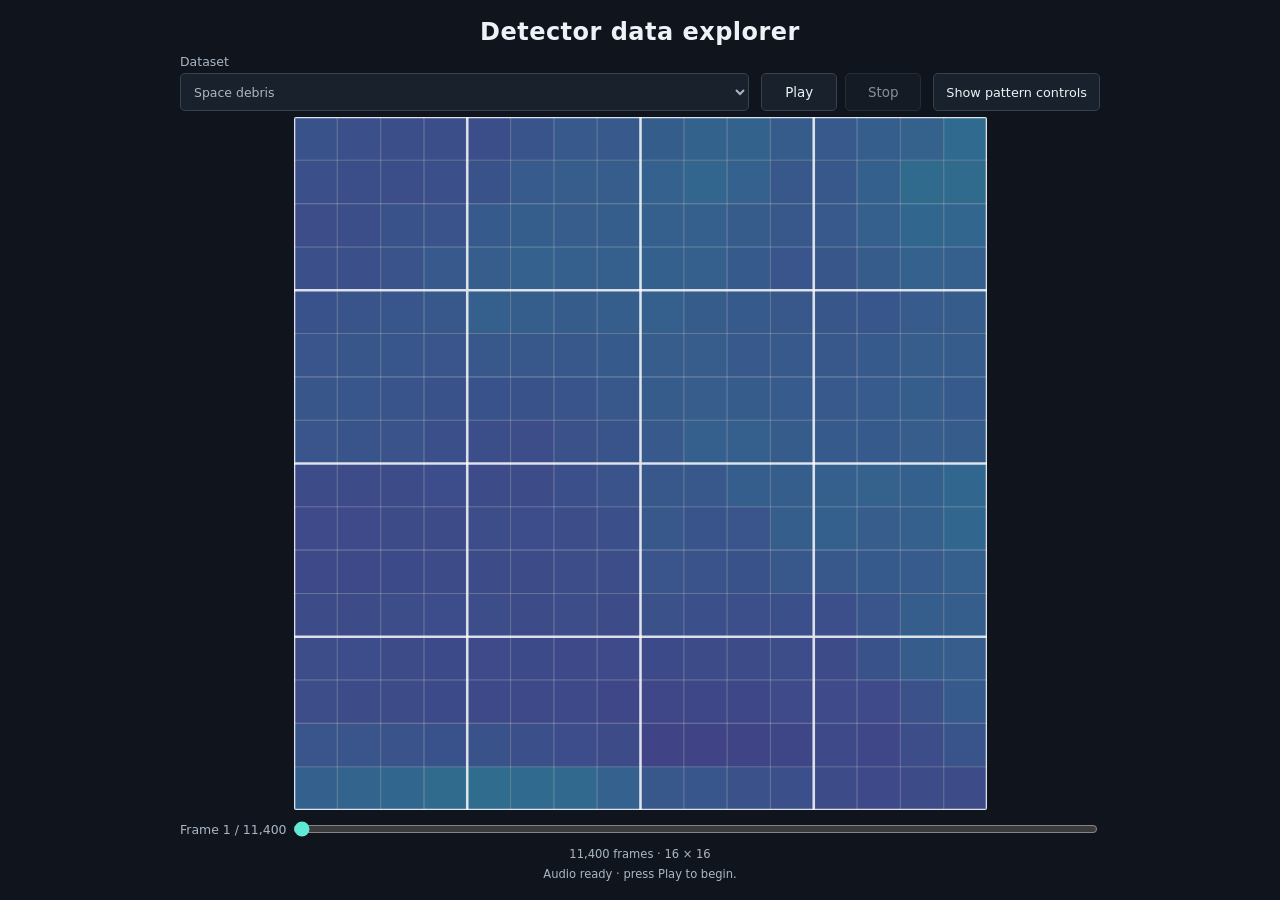
<file: index.html>
<!doctype html>
<html lang="en">
  <head>
    <meta charset="utf-8">
    <meta name="viewport" content="width=device-width, initial-scale=1">
    <meta name="theme-color" content="#10151d">
    <title>Detector data explorer</title>
    <link rel="stylesheet" href="style.css">
    <script type="module" src="app.js"></script>
  </head>
  <body>
    <main>
      <header>
        <h1>Detector data explorer</h1>
      </header>
      <section class="visualizer" aria-label="Detector data visualizer">
        <div class="controls">
          <label class="dataset-control">
            Dataset
            <select id="dataset"></select>
          </label>
          <div class="transport" aria-label="Playback controls">
            <button id="play" type="button" disabled>Play</button>
            <button id="stop" type="button" disabled>Stop</button>
          </div>
          <button id="pattern-overlay" class="overlay-toggle" type="button" aria-pressed="false" disabled>
            Show pattern controls
          </button>
        </div>
        <div class="detector-wrap">
          <canvas id="detector" aria-label="16 by 16 detector heatmap"></canvas>
          <div id="detector-tooltip" class="detector-tooltip" role="status" hidden></div>
        </div>
        <label class="frame-slider">
          <span id="frame-label">Frame 1</span>
          <input id="frame-slider" type="range" min="0" max="0" value="0" disabled>
        </label>
        <p id="status" role="status" aria-live="polite">Loading datasets…</p>
        <p id="audio-status" role="status" aria-live="polite">Audio will start with playback.</p>
        <p id="error" role="alert" hidden></p>
      </section>
    </main>
  </body>
</html>
</file>
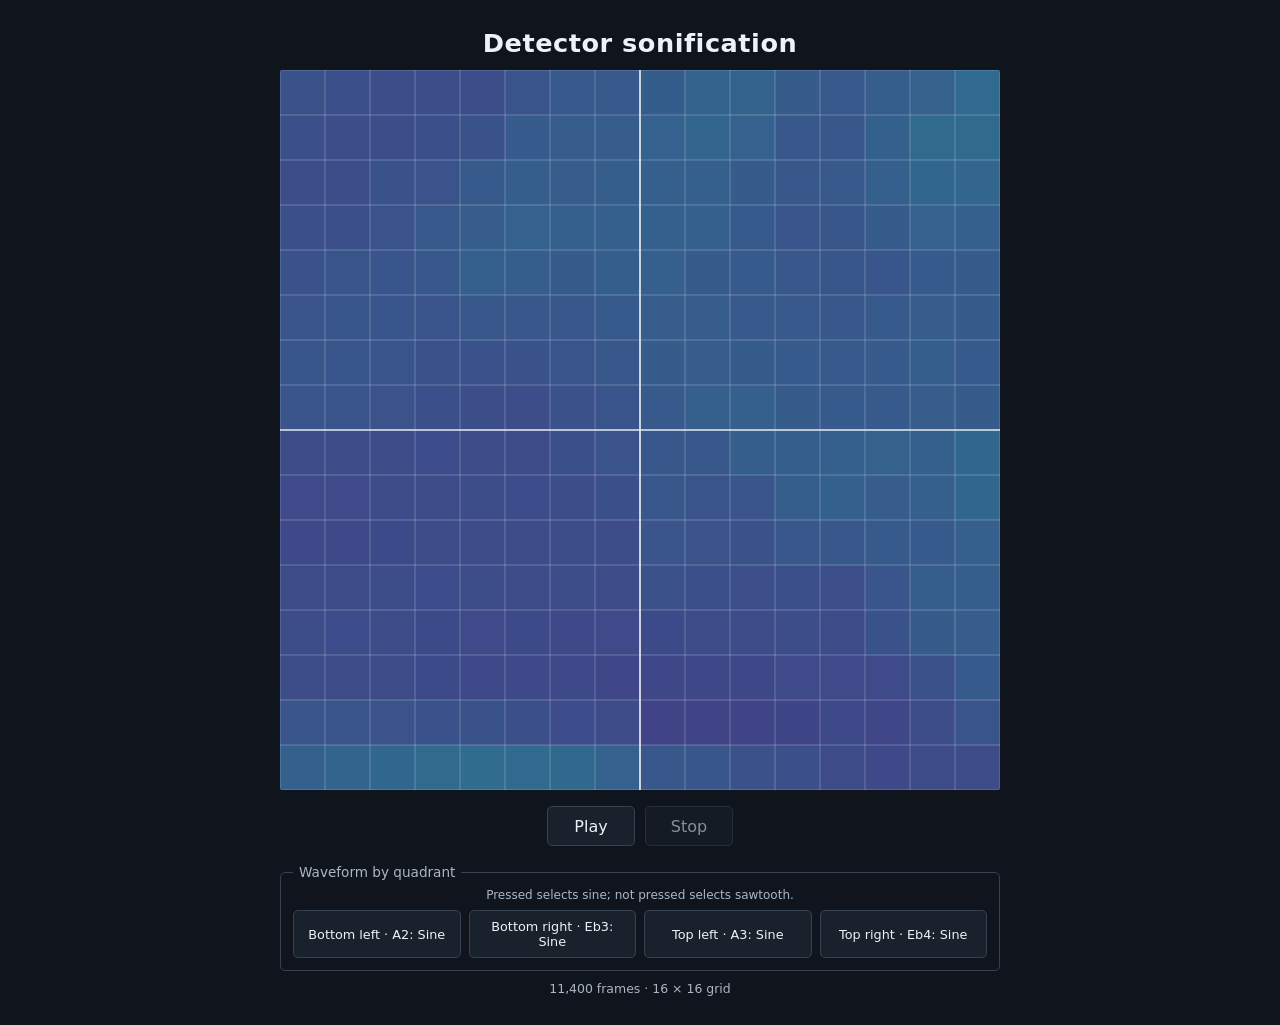
<file: sonification.html>
<!doctype html>
<html lang="en">
  <head>
    <meta charset="utf-8">
    <meta name="viewport" content="width=device-width, initial-scale=1">
    <meta name="theme-color" content="#10151d">
    <title>Detector sonification</title>
    <link rel="stylesheet" href="sonification.css">
    <script type="module" src="sonification.js"></script>
  </head>
  <body>
    <main>
      <header>
        <h1>Detector sonification</h1>
      </header>
      <section class="sonification" aria-label="10-minute detector sonification">
        <canvas
          id="detector"
          role="group"
          tabindex="0"
          aria-label="Interactive photon grid. Click a quadrant to toggle its tone. Use arrow keys to select a quadrant, then Enter or Space to toggle it."
        ></canvas>
        <div class="transport" aria-label="Audio playback">
          <button id="play" type="button" disabled>Play</button>
          <button id="stop" type="button" disabled>Stop</button>
        </div>
        <fieldset class="waveforms">
          <legend>Waveform by quadrant</legend>
          <p>Pressed selects sine; not pressed selects sawtooth.</p>
          <div class="waveform-buttons">
            <button class="waveform-toggle" data-voice="0" type="button" aria-label="Bottom left quadrant waveform" aria-pressed="true">Bottom left · A2: Sine</button>
            <button class="waveform-toggle" data-voice="1" type="button" aria-label="Bottom right quadrant waveform" aria-pressed="true">Bottom right · Eb3: Sine</button>
            <button class="waveform-toggle" data-voice="2" type="button" aria-label="Top left quadrant waveform" aria-pressed="true">Top left · A3: Sine</button>
            <button class="waveform-toggle" data-voice="3" type="button" aria-label="Top right quadrant waveform" aria-pressed="true">Top right · Eb4: Sine</button>
          </div>
        </fieldset>
        <p id="status" role="status" aria-live="polite">Loading 10-minute dataset…</p>
        <p id="error" role="alert" hidden></p>
      </section>
    </main>
  </body>
</html>
</file>
<file: style.css>
:root {
  color-scheme: dark;
  font-family: Inter, ui-sans-serif, system-ui, -apple-system, BlinkMacSystemFont, "Segoe UI", sans-serif;
  background: #10151d;
  color: #edf2f7;
  font-synthesis: none;
  --line: #354252;
  --muted: #aab6c5;
  --accent: #5eead4;
}

* {
  box-sizing: border-box;
}

body {
  min-width: 280px;
  min-height: 100dvh;
  height: 100dvh;
  margin: 0;
}

main {
  display: flex;
  width: min(1120px, 100%);
  height: 100%;
  flex-direction: column;
  margin: 0 auto;
  padding: clamp(10px, 2vh, 20px) clamp(14px, 2vw, 24px);
}

header {
  flex: none;
  margin-bottom: 8px;
  text-align: center;
}

h1 {
  margin: 0;
  font-size: clamp(1.15rem, 3vw, 1.5rem);
  font-weight: 550;
  letter-spacing: 0.02em;
}

.visualizer {
  display: grid;
  width: 100%;
  min-height: 0;
  flex: 1;
  grid-template-rows: auto minmax(0, 1fr) auto auto auto;
  gap: 6px;
}

.controls {
  display: flex;
  width: min(100%, 920px);
  flex: none;
  flex-wrap: wrap;
  align-items: end;
  justify-content: center;
  gap: 8px 12px;
  margin: 0 auto;
}

.dataset-control {
  min-width: 160px;
  flex: 1 1 220px;
}

label {
  display: grid;
  gap: 4px;
  color: var(--muted);
  font-size: 0.78rem;
}

input,
select,
button {
  min-height: 38px;
  border: 1px solid var(--line);
  border-radius: 5px;
  background: #19212c;
  color: inherit;
  font: inherit;
}

input,
select {
  padding: 6px 9px;
}

select {
  width: 100%;
  max-width: 100%;
}

input[type="range"] {
  min-height: 22px;
  padding: 0;
  accent-color: var(--accent);
}

button {
  min-width: 76px;
  padding: 6px 12px;
  cursor: pointer;
  font-size: 0.84rem;
}

button:hover:not(:disabled) {
  border-color: var(--accent);
}

button:focus-visible,
input:focus-visible,
select:focus-visible {
  outline: 2px solid var(--accent);
  outline-offset: 3px;
}

button:disabled,
input:disabled,
select:disabled {
  cursor: wait;
  opacity: 0.55;
}

.transport {
  display: flex;
  flex: none;
  gap: 8px;
}

.overlay-toggle {
  min-height: 38px;
  flex: none;
  padding: 6px 12px;
  font-size: 0.8rem;
}

#pattern-overlay[aria-pressed="true"] {
  border-color: var(--accent);
  color: var(--accent);
}

.detector-wrap {
  position: relative;
  width: min(100%, 920px);
  height: auto;
  max-height: 100%;
  aspect-ratio: 1;
  justify-self: center;
  align-self: center;
  overflow: hidden;
}

#detector {
  display: block;
  width: 100%;
  height: 100%;
  border-radius: 2px;
}

.detector-tooltip {
  position: absolute;
  z-index: 1;
  max-width: min(250px, 90%);
  padding: 8px 10px;
  border: 1px solid var(--accent);
  border-radius: 5px;
  background: rgba(12, 17, 24, 0.96);
  color: #edf2f7;
  font-size: 0.76rem;
  line-height: 1.4;
  pointer-events: none;
}

.frame-slider {
  width: min(100%, 920px);
  grid-row: 3;
  grid-template-columns: auto 1fr;
  align-items: center;
  justify-self: center;
}

#status,
#audio-status,
#error {
  min-height: 1em;
  margin: 0;
  color: var(--muted);
  font-size: 0.72rem;
  line-height: 1.2;
  text-align: center;
}

#error {
  color: #fecaca;
}

[hidden] {
  display: none !important;
}

@media (max-width: 560px) {
  main {
    padding: 10px 12px;
  }

  .controls {
    gap: 6px 8px;
  }

  .dataset-control {
    min-width: 120px;
    flex-basis: 150px;
  }

  .transport {
    gap: 6px;
  }

  .overlay-toggle {
    padding-inline: 9px;
  }
}
</file>
<file: sonification.css>
:root {
  color-scheme: dark;
  font-family: Inter, ui-sans-serif, system-ui, -apple-system, BlinkMacSystemFont, "Segoe UI", sans-serif;
  background: #10151d;
  color: #edf2f7;
  font-synthesis: none;
  --line: #354252;
  --muted: #aab6c5;
  --accent: #5eead4;
}

* {
  box-sizing: border-box;
}

body {
  min-width: 280px;
  min-height: 100vh;
  margin: 0;
  display: grid;
  place-items: center;
}

main {
  width: min(760px, 100%);
  padding: 28px 20px;
}

header {
  margin-bottom: 12px;
  text-align: center;
}

h1 {
  margin: 0;
  font-size: clamp(1.2rem, 3vw, 1.6rem);
  font-weight: 550;
  letter-spacing: 0.02em;
}

.sonification {
  width: 100%;
}

#detector {
  display: block;
  width: 100%;
  aspect-ratio: 1;
  border-radius: 2px;
  cursor: pointer;
}

#detector:focus-visible {
  outline: 2px solid var(--accent);
  outline-offset: 4px;
}

.transport {
  display: flex;
  justify-content: center;
  gap: 10px;
  margin-top: 16px;
}

.waveforms {
  margin: 18px 0 0;
  padding: 8px 12px 12px;
  border: 1px solid var(--line);
  border-radius: 5px;
}

.waveforms legend {
  padding: 0 6px;
  color: var(--muted);
  font-size: 0.85rem;
}

.waveforms p {
  margin: 0 0 8px;
  color: var(--muted);
  font-size: 0.75rem;
  text-align: center;
}

.waveform-buttons {
  display: grid;
  grid-template-columns: repeat(4, minmax(0, 1fr));
  gap: 8px;
}

.waveform-toggle {
  min-width: 0;
  padding: 8px;
  font-size: 0.8rem;
}

.waveform-toggle[aria-pressed="false"] {
  background: #10151d;
}

button {
  min-width: 88px;
  min-height: 40px;
  padding: 8px 18px;
  border: 1px solid var(--line);
  border-radius: 5px;
  background: #19212c;
  color: inherit;
  font: inherit;
  cursor: pointer;
}

button:hover:not(:disabled) {
  border-color: var(--accent);
}

button:focus-visible {
  outline: 2px solid var(--accent);
  outline-offset: 3px;
}

button:disabled {
  cursor: wait;
  opacity: 0.55;
}

#status,
#error {
  min-height: 1.3em;
  margin: 10px 0 0;
  color: var(--muted);
  font-size: 0.78rem;
  text-align: center;
}

#error {
  color: #fecaca;
}

[hidden] {
  display: none !important;
}

@media (max-width: 480px) {
  main {
    padding: 16px;
  }

  .waveform-buttons {
    grid-template-columns: repeat(2, minmax(0, 1fr));
  }
}
</file>
